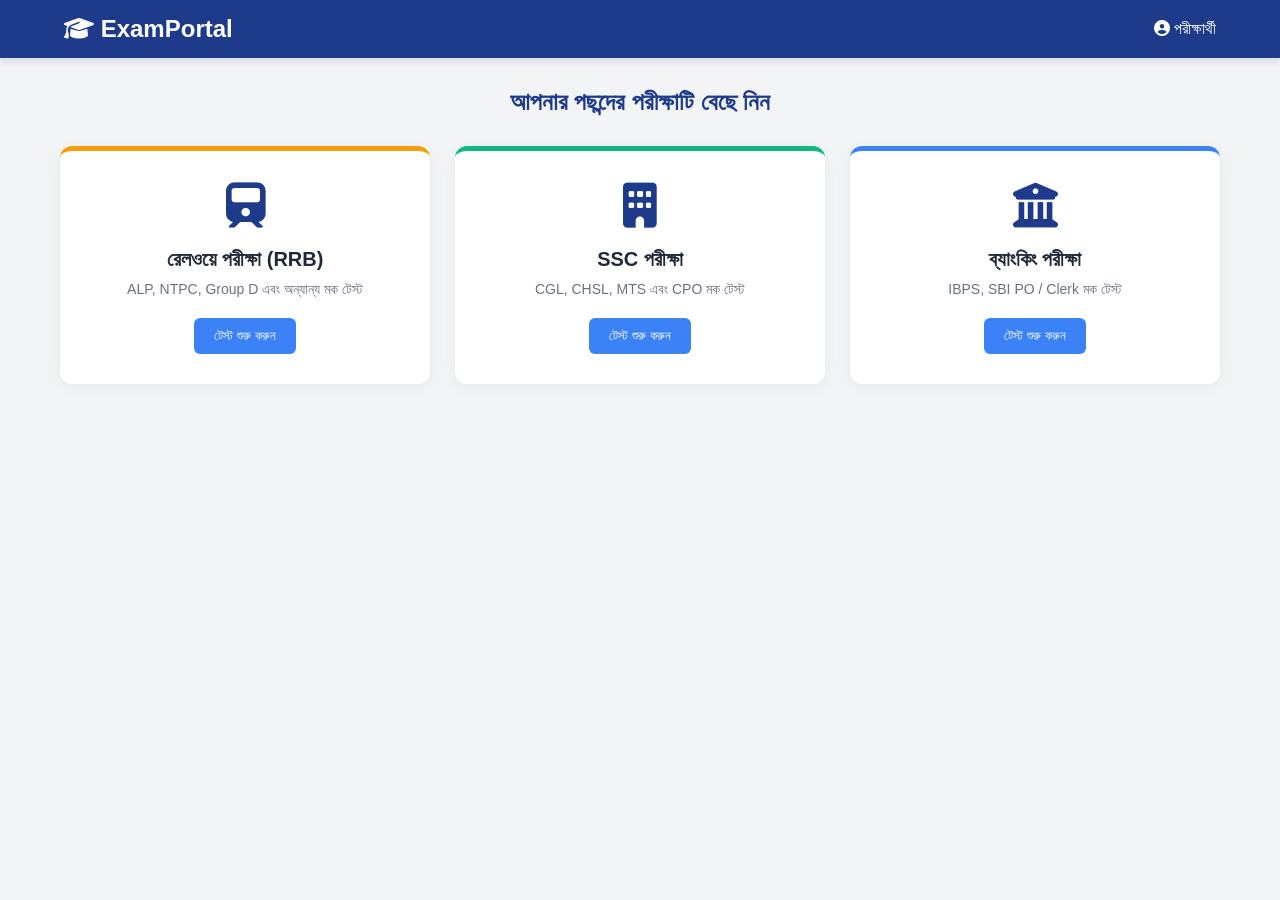
<file: index.html>
<!DOCTYPE html>
<html lang="bn">
<head>
    <meta charset="UTF-8">
    <meta name="viewport" content="width=device-width, initial-scale=1.0">
    <title>Online Exam Portal</title>
    <link rel="stylesheet" href="style.css">
    <link rel="stylesheet" href="https://cdnjs.cloudflare.com/ajax/libs/font-awesome/6.4.0/css/all.min.css">
</head>
<body>

    <header>
        <div class="logo"><i class="fas fa-graduation-cap"></i> ExamPortal</div>
        <div class="user-profile"><i class="fas fa-user-circle"></i> পরীক্ষার্থী</div>
    </header>

    <main class="container">
        
        <section id="home-page" class="page-section">
            <h2 class="section-title">আপনার পছন্দের পরীক্ষাটি বেছে নিন</h2>
            <div class="category-grid">
                
                <div class="category-card railway" onclick="startExam('Railway')">
                    <div class="card-icon"><i class="fas fa-train"></i></div>
                    <h3>রেলওয়ে পরীক্ষা (RRB)</h3>
                    <p>ALP, NTPC, Group D এবং অন্যান্য মক টেস্ট</p>
                    <button class="btn">টেস্ট শুরু করুন</button>
                </div>

                <div class="category-card ssc" onclick="startExam('SSC')">
                    <div class="card-icon"><i class="fas fa-building"></i></div>
                    <h3>SSC পরীক্ষা</h3>
                    <p>CGL, CHSL, MTS এবং CPO মক টেস্ট</p>
                    <button class="btn">টেস্ট শুরু করুন</button>
                </div>

                <div class="category-card banking" onclick="startExam('Banking')">
                    <div class="card-icon"><i class="fas fa-university"></i></div>
                    <h3>ব্যাংকিং পরীক্ষা</h3>
                    <p>IBPS, SBI PO / Clerk মক টেস্ট</p>
                    <button class="btn">টেস্ট শুরু করুন</button>
                </div>

            </div>
        </section>

        <section id="exam-page" class="page-section hidden">
            <div class="exam-header">
                <h2 id="exam-title">Exam</h2>
                <div class="timer-box"><i class="fas fa-clock"></i> সময় বাকি: <span id="timer">10:00</span></div>
            </div>

            <div class="exam-layout">
                <div class="question-container">
                    <div class="question-number" id="q-num">প্রশ্ন ১:</div>
                    <div class="question-text" id="q-text">এখানে প্রশ্নটি দেখানো হবে।</div>
                    
                    <div class="options-container" id="options-box">
                        </div>

                    <div class="action-buttons">
                        <button class="btn btn-secondary" onclick="prevQuestion()"><i class="fas fa-arrow-left"></i> আগেরটি</button>
                        <button class="btn btn-success" onclick="nextQuestion()">পরেরটি <i class="fas fa-arrow-right"></i></button>
                    </div>
                </div>

                <div class="sidebar">
                    <h3>প্রশ্ন তালিকা</h3>
                    <div class="palette-grid" id="palette-box">
                        </div>
                    <hr>
                    <button class="btn btn-danger btn-full" onclick="submitExam()">পরীক্ষা শেষ করুন</button>
                </div>
            </div>
        </section>

        <section id="result-page" class="page-section hidden">
            <div class="result-card">
                <i class="fas fa-trophy trophy-icon"></i>
                <h2>পরীক্ষার ফলাফল</h2>
                <p class="score-text">আপনার স্কোর: <span id="final-score">0</span> / <span id="total-score">0</span></p>
                <button class="btn" onclick="goToHome()"><i class="fas fa-home"></i> হোমপেজে ফিরুন</button>
            </div>
        </section>

    </main>

    <script src="script.js"></script>
</body>
</html>
</file>
<file: style.css>
:root {
    --primary-color: #1e3a8a;
    --secondary-color: #3b82f6;
    --success-color: #10b981;
    --danger-color: #ef4444;
    --bg-color: #f3f4f6;
    --card-bg: #ffffff;
    --text-color: #1f2937;
}

* {
    margin: 0;
    padding: 0;
    box-sizing: border-box;
    font-family: 'Segoe UI', Tahoma, Geneva, Verdana, sans-serif;
}

body {
    background-color: var(--bg-color);
    color: var(--text-color);
}

/* Header */
header {
    background-color: var(--primary-color);
    color: white;
    padding: 15px 5%;
    display: flex;
    justify-content: space-between;
    align-items: center;
    box-shadow: 0 4px 6px rgba(0,0,0,0.1);
}

.logo {
    font-size: 24px;
    font-weight: bold;
}

/* Container */
.container {
    max-width: 1200px;
    margin: 30px auto;
    padding: 0 20px;
}

.page-section {
    animation: fadeIn 0.5s ease;
}

.hidden {
    display: none !important;
}

/* Home Page Cards */
.section-title {
    text-align: center;
    margin-bottom: 30px;
    color: var(--primary-color);
}

.category-grid {
    display: grid;
    grid-template-columns: repeat(auto-fit, minmax(300px, 1fr));
    gap: 25px;
}

.category-card {
    background: var(--card-bg);
    padding: 30px;
    border-radius: 12px;
    text-align: center;
    box-shadow: 0 4px 15px rgba(0,0,0,0.05);
    transition: transform 0.3s ease, box-shadow 0.3s ease;
    cursor: pointer;
    border-top: 5px solid var(--secondary-color);
}

.category-card:hover {
    transform: translateY(-5px);
    box-shadow: 0 8px 25px rgba(0,0,0,0.1);
}

.category-card.railway { border-top-color: #f59e0b; }
.category-card.ssc { border-top-color: #10b981; }
.category-card.banking { border-top-color: #3b82f6; }

.card-icon {
    font-size: 45px;
    margin-bottom: 15px;
    color: var(--primary-color);
}

.category-card h3 {
    margin-bottom: 10px;
    font-size: 20px;
}

.category-card p {
    color: #6b7280;
    margin-bottom: 20px;
    font-size: 14px;
}

/* Buttons */
.btn {
    background-color: var(--secondary-color);
    color: white;
    border: none;
    padding: 10px 20px;
    border-radius: 6px;
    cursor: pointer;
    font-weight: 6px;
    transition: background 0.2s;
}

.btn:hover { background-color: #2563eb; }
.btn-secondary { background-color: #6b7280; }
.btn-secondary:hover { background-color: #4b5563; }
.btn-success { background-color: var(--success-color); }
.btn-success:hover { background-color: #059669; }
.btn-danger { background-color: var(--danger-color); }
.btn-danger:hover { background-color: #dc2626; }
.btn-full { width: 100%; padding: 12px; }

/* Exam Layout */
.exam-header {
    display: flex;
    justify-content: space-between;
    align-items: center;
    background: white;
    padding: 15px 20px;
    border-radius: 8px;
    margin-bottom: 20px;
    box-shadow: 0 2px 5px rgba(0,0,0,0.05);
}

.timer-box {
    background: #fee2e2;
    color: var(--danger-color);
    padding: 8px 15px;
    border-radius: 20px;
    font-weight: bold;
}

.exam-layout {
    display: grid;
    grid-template-columns: 3fr 1fr;
    gap: 20px;
}

@media (max-width: 768px) {
    .exam-layout { grid-template-columns: 1fr; }
}

.question-container {
    background: white;
    padding: 30px;
    border-radius: 10px;
    box-shadow: 0 2px 10px rgba(0,0,0,0.05);
}

.question-number {
    font-size: 18px;
    font-weight: bold;
    color: var(--primary-color);
    margin-bottom: 10px;
}

.question-text {
    font-size: 16px;
    margin-bottom: 25px;
    line-height: 1.6;
}

.option-item {
    background: #f9fafb;
    border: 1px solid #e5e7eb;
    padding: 12px 15px;
    border-radius: 6px;
    margin-bottom: 12px;
    cursor: pointer;
    transition: all 0.2s;
}

.option-item:hover {
    background: #eff6ff;
    border-color: var(--secondary-color);
}

.option-item.selected {
    background: #dbeafe;
    border-color: var(--secondary-color);
    font-weight: bold;
}

.action-buttons {
    display: flex;
    justify-content: space-between;
    margin-top: 30px;
}

/* Sidebar & Palette */
.sidebar {
    background: white;
    padding: 20px;
    border-radius: 10px;
    box-shadow: 0 2px 10px rgba(0,0,0,0.05);
    height: fit-content;
}

.sidebar h3 { margin-bottom: 15px; font-size: 16px; }

.palette-grid {
    display: grid;
    grid-template-columns: repeat(4, 1fr);
    gap: 10px;
    margin-bottom: 20px;
}

.palette-btn {
    background: #e5e7eb;
    border: none;
    padding: 10px 0;
    border-radius: 4px;
    cursor: pointer;
    font-weight: bold;
    text-align: center;
}

.palette-btn.answered {
    background: var(--success-color);
    color: white;
}

.palette-btn.active {
    border: 2px solid var(--primary-color);
}

/* Result Card */
.result-card {
    background: white;
    padding: 40px;
    text-align: center;
    border-radius: 12px;
    max-width: 500px;
    margin: 50px auto;
    box-shadow: 0 4px 20px rgba(0,0,0,0.1);
}

.trophy-icon {
    font-size: 60px;
    color: #f59e0b;
    margin-bottom: 20px;
}

.score-text {
    font-size: 22px;
    margin: 20px 0;
}

#final-score {
    font-weight: bold;
    color: var(--success-color);
}

@keyframes fadeIn {
    from { opacity: 0; transform: translateY(10px); }
    to { opacity: 1; transform: translateY(0); }
}
</file>
